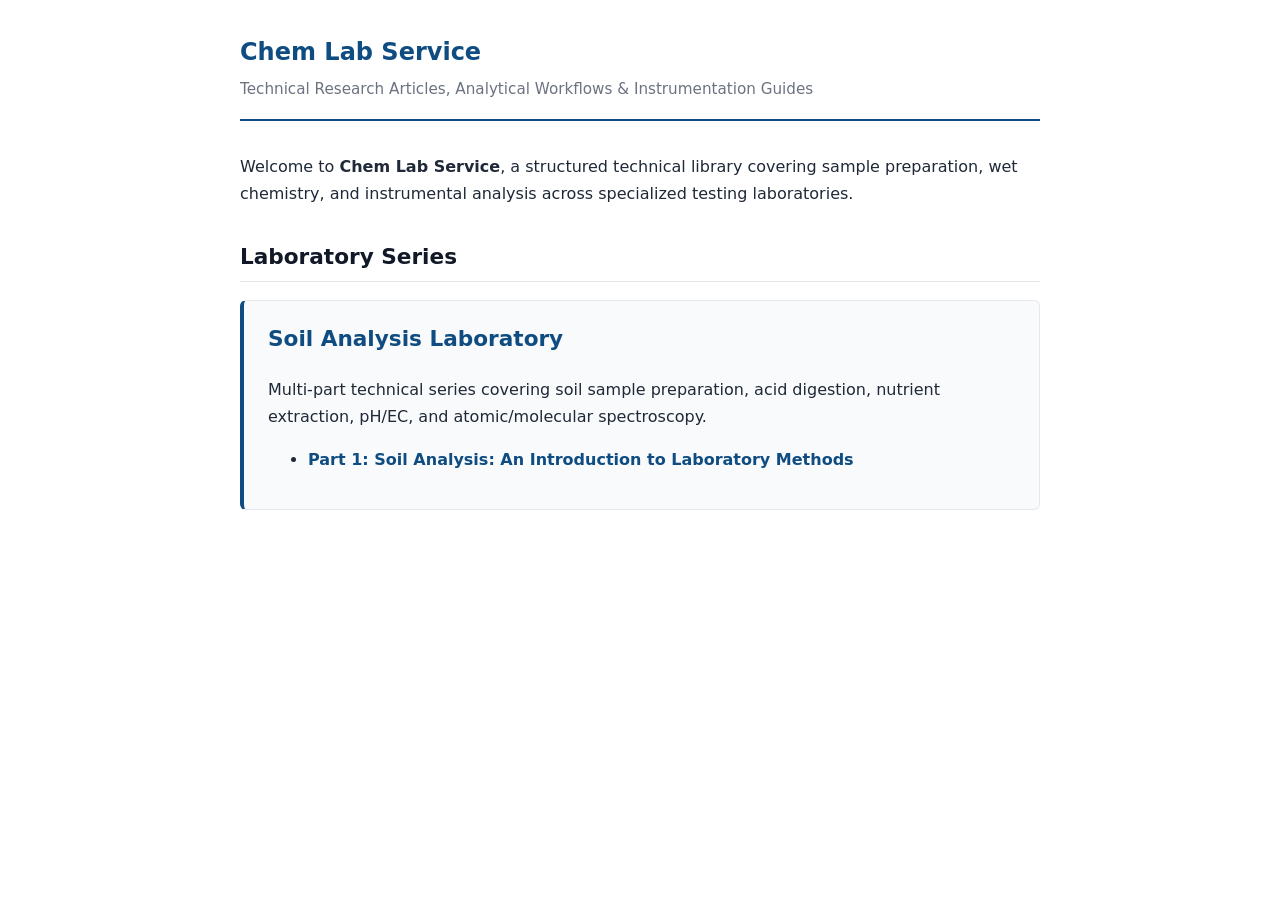
<file: index.html>
<!DOCTYPE html>
<html lang="en">
<head>
  <meta charset="UTF-8">
  <meta name="viewport" content="width=device-width, initial-scale=1.0">
  <title>Chem Lab Service — Laboratory Research &amp; Analytical Workflows</title>
  <meta name="description" content="Chem Lab Service: Technical research articles, sample preparation protocols, and instrumental workflows across analytical laboratories.">
  <link rel="stylesheet" href="style.css">
</head>
<body>
  <header class="site-header">
    <a class="brand" href="index.html">Chem Lab Service</a>
    <p class="tagline">Technical Research Articles, Analytical Workflows &amp; Instrumentation Guides</p>
  </header>

  <p>Welcome to <strong>Chem Lab Service</strong>, a structured technical library covering sample preparation, wet chemistry, and instrumental analysis across specialized testing laboratories.</p>

  <h2>Laboratory Series</h2>

  <div class="lab-card">
    <h2><a href="soil-analysis/index.html">Soil Analysis Laboratory</a></h2>
    <p>Multi-part technical series covering soil sample preparation, acid digestion, nutrient extraction, pH/EC, and atomic/molecular spectroscopy.</p>
    <ul>
      <li><a href="soil-analysis/01-introduction-to-laboratory-methods.html">Part 1: Soil Analysis: An Introduction to Laboratory Methods</a></li>
    </ul>
  </div>
</body>
</html>
</file>
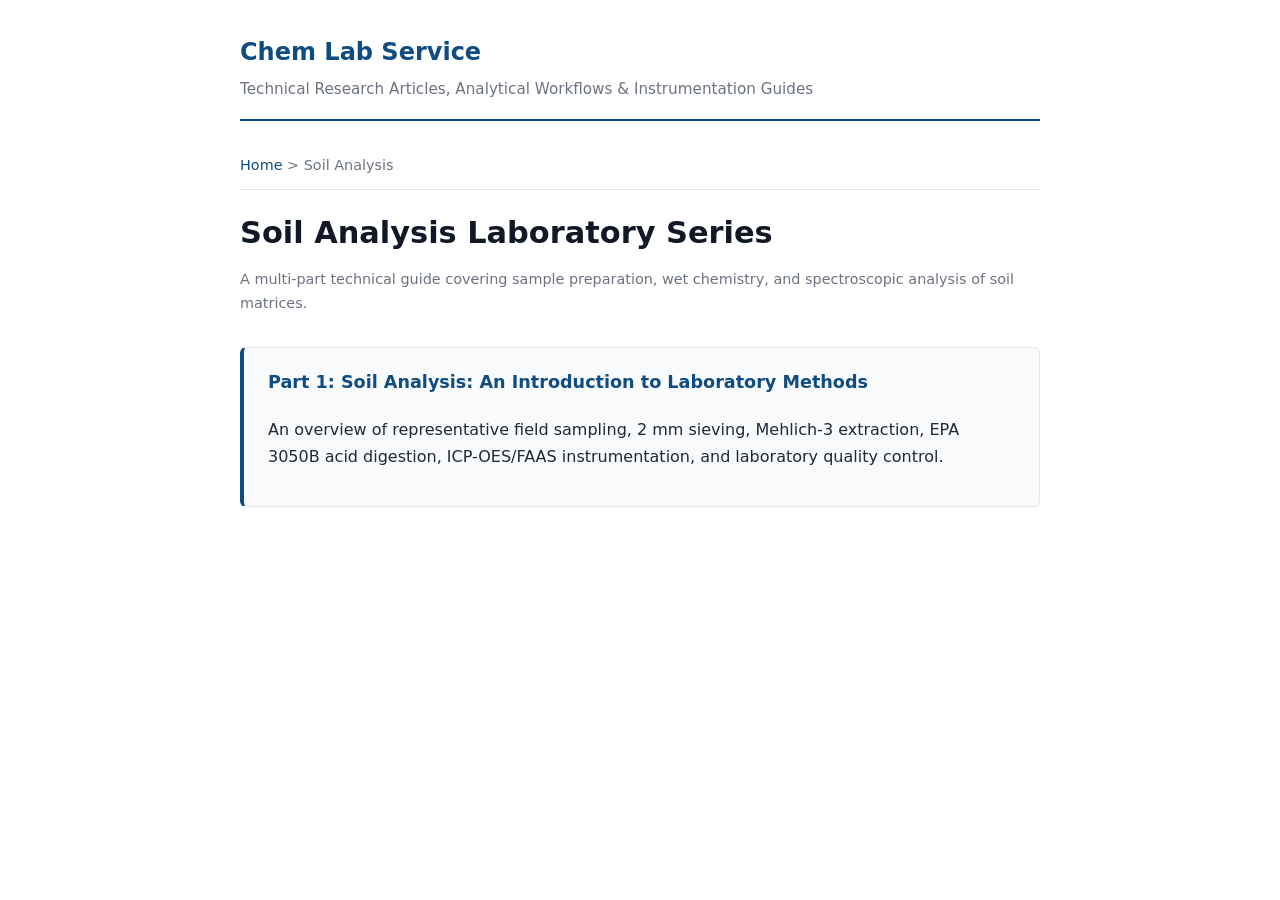
<file: soil-analysis/index.html>
<!DOCTYPE html>
<html lang="en">
<head>
  <meta charset="UTF-8">
  <meta name="viewport" content="width=device-width, initial-scale=1.0">
  <title>Soil Analysis Laboratory Series — Chem Lab Service</title>
  <meta name="description" content="Multi-part technical reference covering soil sample preparation, wet chemistry, and spectroscopic instrumentation.">
  <link rel="stylesheet" href="../style.css">
</head>
<body>
  <header class="site-header">
    <a class="brand" href="../index.html">Chem Lab Service</a>
    <p class="tagline">Technical Research Articles, Analytical Workflows &amp; Instrumentation Guides</p>
  </header>

  <nav class="breadcrumbs">
    <a href="../index.html">Home</a> &gt; 
    <span>Soil Analysis</span>
  </nav>

  <h1>Soil Analysis Laboratory Series</h1>
  <p class="meta">A multi-part technical guide covering sample preparation, wet chemistry, and spectroscopic analysis of soil matrices.</p>

  <div class="lab-card">
    <h3><a href="01-introduction-to-laboratory-methods.html">Part 1: Soil Analysis: An Introduction to Laboratory Methods</a></h3>
    <p>An overview of representative field sampling, 2 mm sieving, Mehlich-3 extraction, EPA 3050B acid digestion, ICP-OES/FAAS instrumentation, and laboratory quality control.</p>
  </div>

  <!-- Copy and paste a .lab-card block below each time you publish Part 2, Part 3, etc. -->
</body>
</html>
</file>
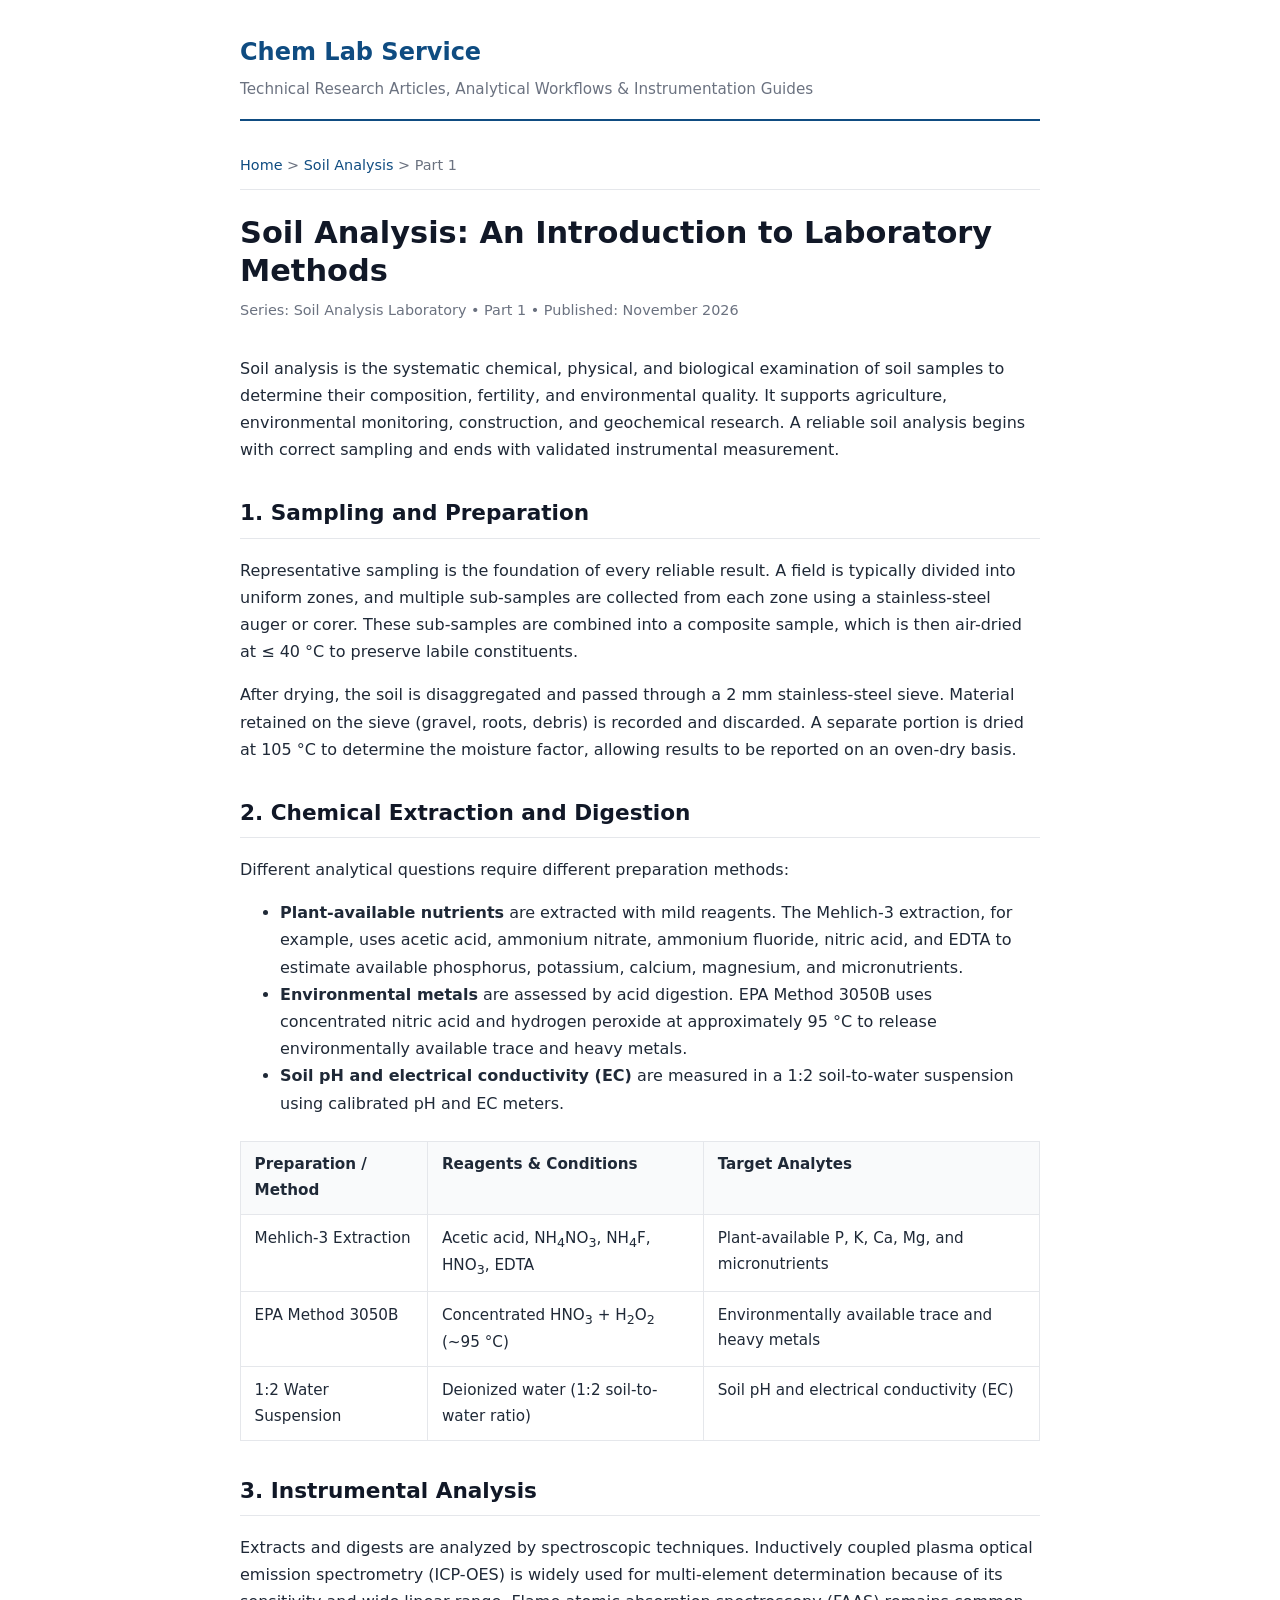
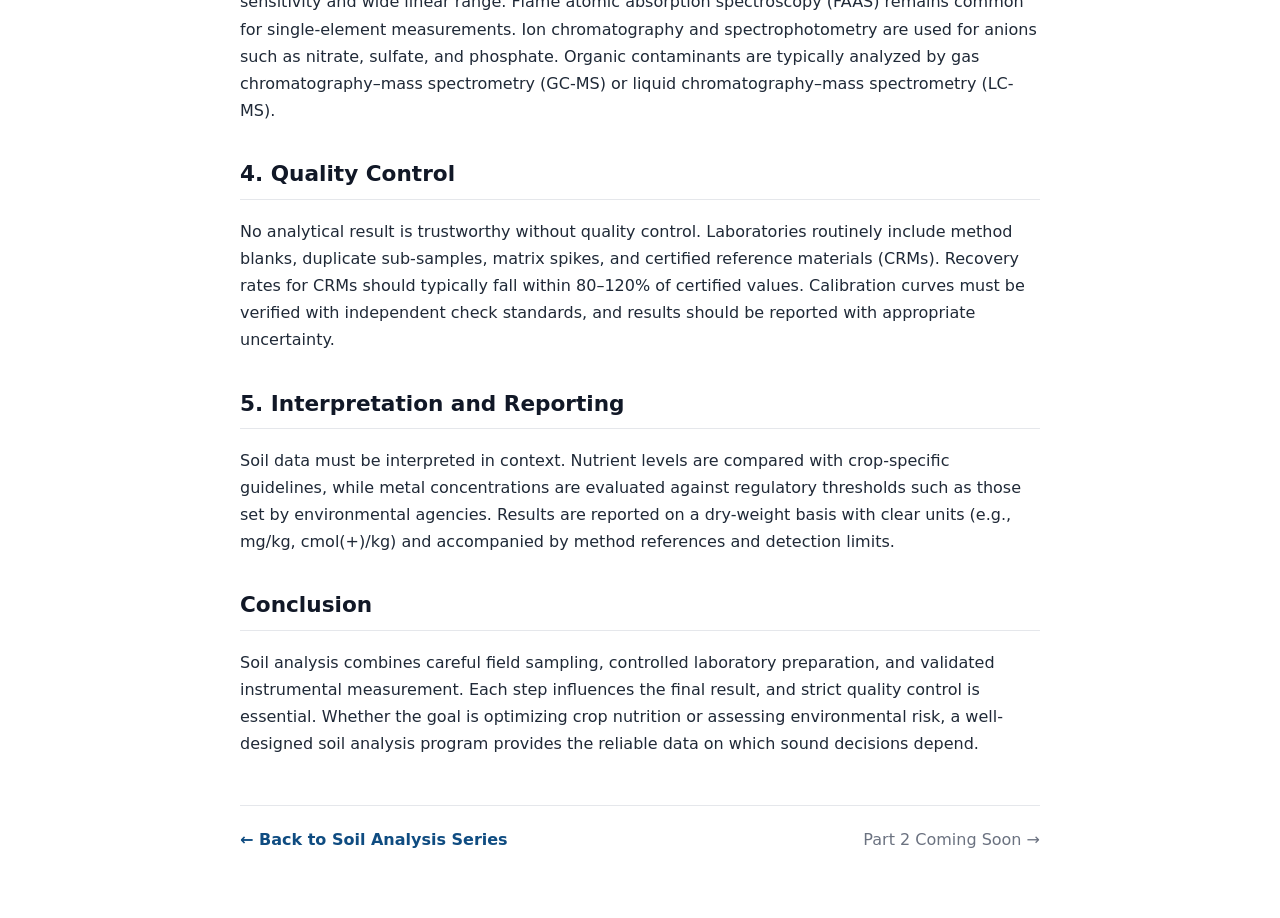
<file: soil-analysis/01-introduction-to-laboratory-methods.html>
<!DOCTYPE html>
<html lang="en">
<head>
  <meta charset="UTF-8">
  <meta name="viewport" content="width=device-width, initial-scale=1.0">
  <title>Soil Analysis: An Introduction to Laboratory Methods — Chem Lab Service</title>
  <meta name="description" content="An overview of soil laboratory analysis covering sampling, 2 mm sieving, Mehlich-3 extraction, EPA 3050B digestion, ICP-OES/FAAS instrumentation, and quality control.">
  <link rel="stylesheet" href="../style.css">
</head>
<body>
  <header class="site-header">
    <a class="brand" href="../index.html">Chem Lab Service</a>
    <p class="tagline">Technical Research Articles, Analytical Workflows &amp; Instrumentation Guides</p>
  </header>

  <nav class="breadcrumbs">
    <a href="../index.html">Home</a> &gt; 
    <a href="index.html">Soil Analysis</a> &gt; 
    <span>Part 1</span>
  </nav>

  <article>
    <h1>Soil Analysis: An Introduction to Laboratory Methods</h1>
    <div class="meta">Series: Soil Analysis Laboratory • Part 1 • Published: November 2026</div>

    <p>Soil analysis is the systematic chemical, physical, and biological examination of soil samples to determine their composition, fertility, and environmental quality. It supports agriculture, environmental monitoring, construction, and geochemical research. A reliable soil analysis begins with correct sampling and ends with validated instrumental measurement.</p>

    <h2>1. Sampling and Preparation</h2>
    <p>Representative sampling is the foundation of every reliable result. A field is typically divided into uniform zones, and multiple sub-samples are collected from each zone using a stainless-steel auger or corer. These sub-samples are combined into a composite sample, which is then air-dried at &le; 40 &deg;C to preserve labile constituents.</p>
    <p>After drying, the soil is disaggregated and passed through a 2 mm stainless-steel sieve. Material retained on the sieve (gravel, roots, debris) is recorded and discarded. A separate portion is dried at 105 &deg;C to determine the moisture factor, allowing results to be reported on an oven-dry basis.</p>

    <h2>2. Chemical Extraction and Digestion</h2>
    <p>Different analytical questions require different preparation methods:</p>
    <ul>
      <li><strong>Plant-available nutrients</strong> are extracted with mild reagents. The Mehlich-3 extraction, for example, uses acetic acid, ammonium nitrate, ammonium fluoride, nitric acid, and EDTA to estimate available phosphorus, potassium, calcium, magnesium, and micronutrients.</li>
      <li><strong>Environmental metals</strong> are assessed by acid digestion. EPA Method 3050B uses concentrated nitric acid and hydrogen peroxide at approximately 95 &deg;C to release environmentally available trace and heavy metals.</li>
      <li><strong>Soil pH and electrical conductivity (EC)</strong> are measured in a 1:2 soil-to-water suspension using calibrated pH and EC meters.</li>
    </ul>

    <div class="table-wrap">
      <table>
        <thead>
          <tr>
            <th>Preparation / Method</th>
            <th>Reagents &amp; Conditions</th>
            <th>Target Analytes</th>
          </tr>
        </thead>
        <tbody>
          <tr>
            <td>Mehlich-3 Extraction</td>
            <td>Acetic acid, NH<sub>4</sub>NO<sub>3</sub>, NH<sub>4</sub>F, HNO<sub>3</sub>, EDTA</td>
            <td>Plant-available P, K, Ca, Mg, and micronutrients</td>
          </tr>
          <tr>
            <td>EPA Method 3050B</td>
            <td>Concentrated HNO<sub>3</sub> + H<sub>2</sub>O<sub>2</sub> (~95 &deg;C)</td>
            <td>Environmentally available trace and heavy metals</td>
          </tr>
          <tr>
            <td>1:2 Water Suspension</td>
            <td>Deionized water (1:2 soil-to-water ratio)</td>
            <td>Soil pH and electrical conductivity (EC)</td>
          </tr>
        </tbody>
      </table>
    </div>

    <h2>3. Instrumental Analysis</h2>
    <p>Extracts and digests are analyzed by spectroscopic techniques. Inductively coupled plasma optical emission spectrometry (ICP-OES) is widely used for multi-element determination because of its sensitivity and wide linear range. Flame atomic absorption spectroscopy (FAAS) remains common for single-element measurements. Ion chromatography and spectrophotometry are used for anions such as nitrate, sulfate, and phosphate. Organic contaminants are typically analyzed by gas chromatography–mass spectrometry (GC-MS) or liquid chromatography–mass spectrometry (LC-MS).</p>

    <h2>4. Quality Control</h2>
    <p>No analytical result is trustworthy without quality control. Laboratories routinely include method blanks, duplicate sub-samples, matrix spikes, and certified reference materials (CRMs). Recovery rates for CRMs should typically fall within 80–120% of certified values. Calibration curves must be verified with independent check standards, and results should be reported with appropriate uncertainty.</p>

    <h2>5. Interpretation and Reporting</h2>
    <p>Soil data must be interpreted in context. Nutrient levels are compared with crop-specific guidelines, while metal concentrations are evaluated against regulatory thresholds such as those set by environmental agencies. Results are reported on a dry-weight basis with clear units (e.g., mg/kg, cmol(+)/kg) and accompanied by method references and detection limits.</p>

    <h2>Conclusion</h2>
    <p>Soil analysis combines careful field sampling, controlled laboratory preparation, and validated instrumental measurement. Each step influences the final result, and strict quality control is essential. Whether the goal is optimizing crop nutrition or assessing environmental risk, a well-designed soil analysis program provides the reliable data on which sound decisions depend.</p>
  </article>

  <div class="article-footer">
    <a href="index.html">&larr; Back to Soil Analysis Series</a>
    <span class="muted">Part 2 Coming Soon &rarr;</span>
  </div>
</body>
</html>
</file>
<file: style.css>
:root {
  --bg: #ffffff;
  --text: #1f2937;
  --muted: #6b7280;
  --accent: #0f4c81;
  --border: #e5e7eb;
  --card-bg: #f9fafb;
}

* {
  box-sizing: border-box;
}

body {
  font-family: system-ui, -apple-system, "Segoe UI", Roboto, "Noto Sans SC", sans-serif;
  line-height: 1.7;
  color: var(--text);
  background: var(--bg);
  max-width: 840px;
  margin: 0 auto;
  padding: 2rem 1.25rem 4rem;
}

header.site-header {
  border-bottom: 2px solid var(--accent);
  padding-bottom: 1rem;
  margin-bottom: 2rem;
}

header.site-header a.brand {
  font-size: 1.5rem;
  font-weight: 700;
  color: var(--accent);
  text-decoration: none;
}

header.site-header p.tagline {
  margin: 0.25rem 0 0;
  color: var(--muted);
  font-size: 0.95rem;
}

nav.breadcrumbs {
  font-size: 0.9rem;
  color: var(--muted);
  margin-bottom: 1.5rem;
  padding-bottom: 0.75rem;
  border-bottom: 1px solid var(--border);
}

nav.breadcrumbs a {
  color: var(--accent);
  text-decoration: none;
  font-weight: 500;
}

h1 {
  font-size: 1.9rem;
  line-height: 1.25;
  margin: 0 0 0.5rem;
  color: #111827;
}

h2 {
  font-size: 1.35rem;
  margin-top: 2rem;
  padding-bottom: 0.35rem;
  border-bottom: 1px solid var(--border);
  color: #111827;
}

h3 {
  font-size: 1.1rem;
  margin-top: 1.5rem;
  color: var(--accent);
}

.meta {
  color: var(--muted);
  font-size: 0.9rem;
  margin-bottom: 2rem;
}

.lab-card {
  background: var(--card-bg);
  border: 1px solid var(--border);
  border-left: 4px solid var(--accent);
  border-radius: 6px;
  padding: 1.25rem 1.5rem;
  margin-bottom: 1.5rem;
}

.lab-card h2,
.lab-card h3 {
  border: none;
  margin-top: 0;
  padding: 0;
}

.lab-card a {
  color: var(--accent);
  text-decoration: none;
  font-weight: 600;
}

.lab-card a:hover {
  text-decoration: underline;
}

.table-wrap {
  width: 100%;
  overflow-x: auto;
  margin: 1.5rem 0;
  -webkit-overflow-scrolling: touch;
}

table {
  width: 100%;
  border-collapse: collapse;
  margin: 0;
  font-size: 0.95rem;
  min-width: 560px;
}

th,
td {
  border: 1px solid var(--border);
  padding: 0.65rem 0.85rem;
  text-align: left;
  vertical-align: top;
}

th {
  background: var(--card-bg);
  font-weight: 600;
}

.article-footer {
  margin-top: 3rem;
  padding-top: 1.25rem;
  border-top: 1px solid var(--border);
  display: flex;
  justify-content: space-between;
  gap: 1rem;
  flex-wrap: wrap;
  font-weight: 600;
}

.article-footer a {
  color: var(--accent);
  text-decoration: none;
}

.article-footer a:hover {
  text-decoration: underline;
}

.article-footer .muted {
  color: var(--muted);
  font-weight: 500;
}
</file>
